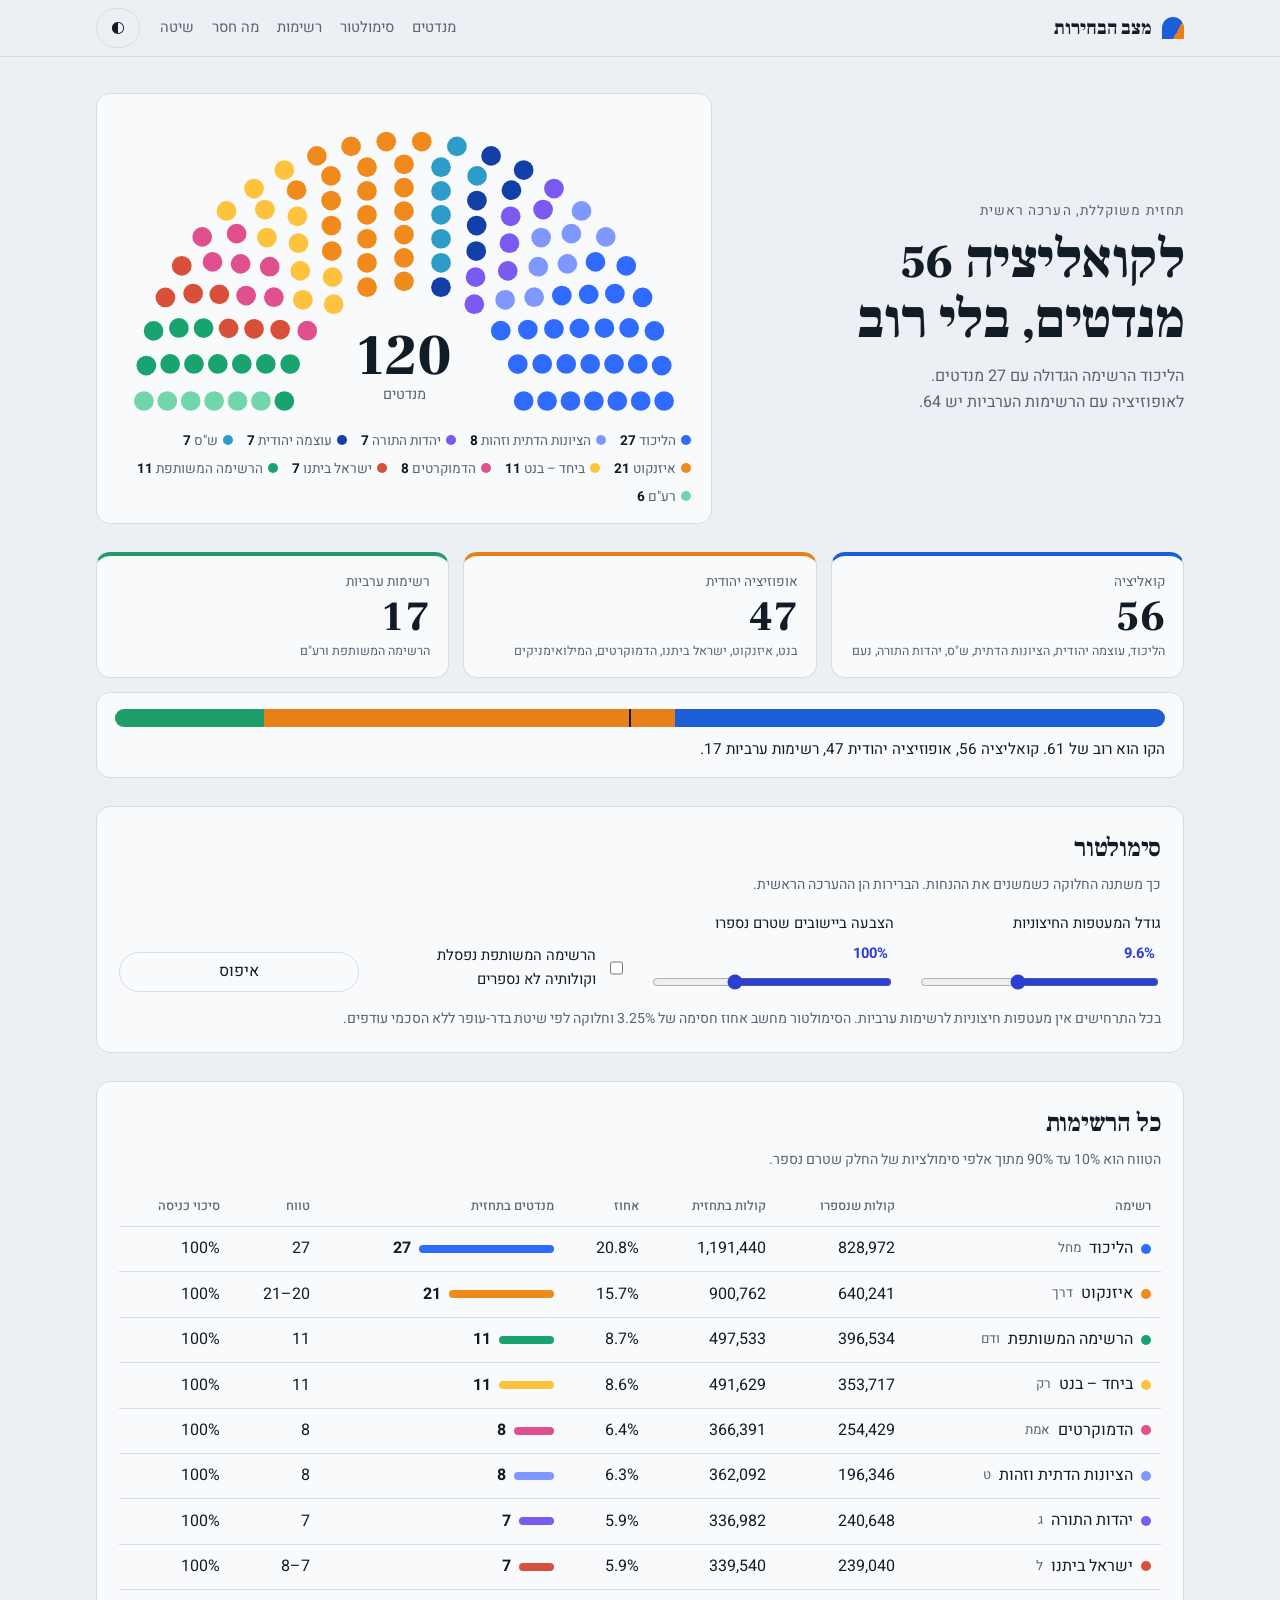
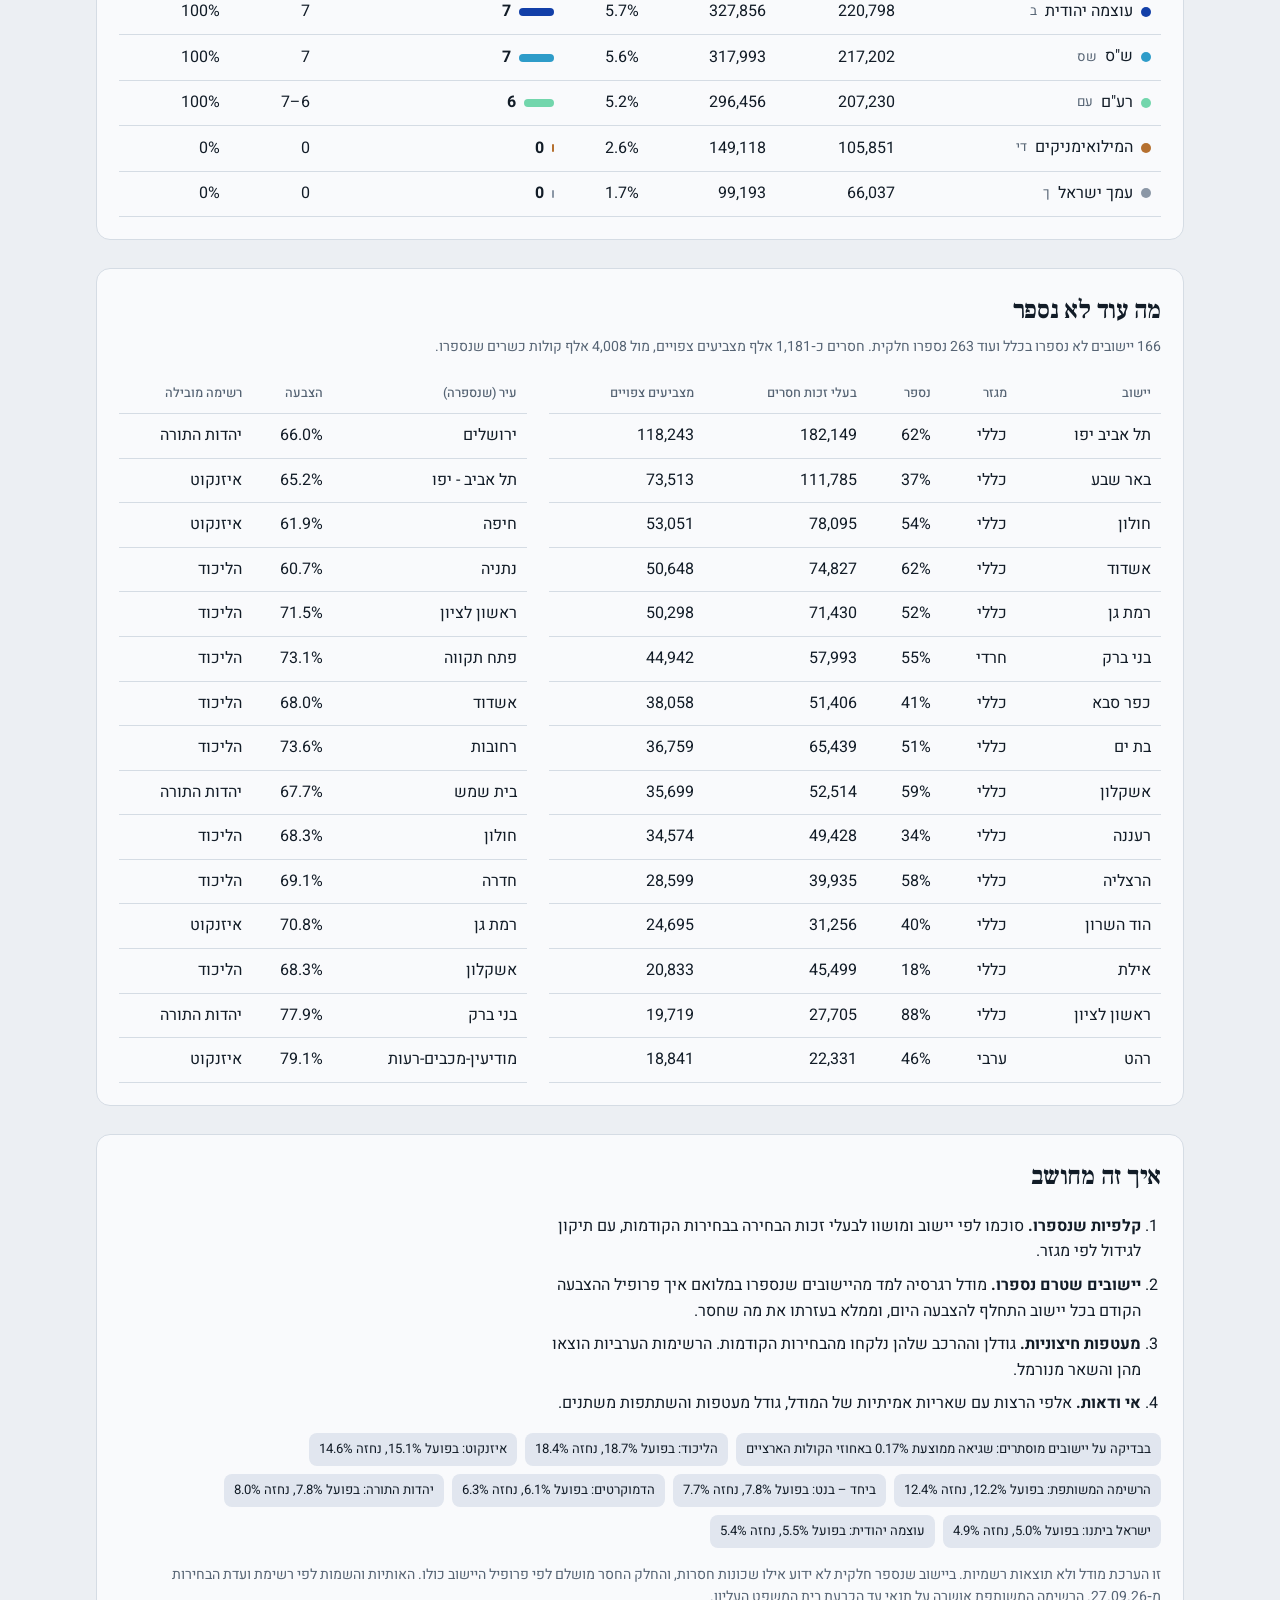
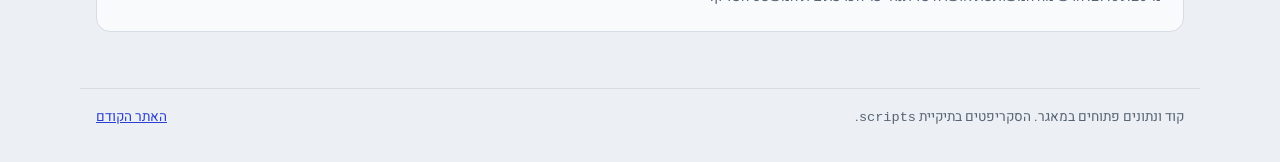
<file: index.html>
<!doctype html>
<html lang="he" dir="rtl">
<head>
<meta charset="utf-8">
<meta name="viewport" content="width=device-width, initial-scale=1">
<title>מצב הבחירות</title>
<meta name="description" content="תוצאות ותחזית מנדטים לכנסת, עם השלמת יישובים שטרם נספרו וסימולטור לגושים.">
<link rel="preconnect" href="https://fonts.googleapis.com">
<link rel="preconnect" href="https://fonts.gstatic.com" crossorigin>
<link href="https://fonts.googleapis.com/css2?family=Frank+Ruhl+Libre:wght@500;700;900&family=Heebo:wght@400;500;700&display=swap" rel="stylesheet">
<link rel="stylesheet" href="assets/style.css">
</head>
<body>
<header class="top">
  <div class="wrap top-in">
    <div class="brand"><span class="mark" aria-hidden="true"></span><span>מצב הבחירות</span></div>
    <nav aria-label="ניווט">
      <a href="#seats">מנדטים</a><a href="#sim">סימולטור</a><a href="#lists">רשימות</a><a href="#missing">מה חסר</a><a href="#method">שיטה</a>
    </nav>
    <button id="theme" class="ghost" type="button" aria-label="החלפת מצב תצוגה">◐</button>
  </div>
</header>

<main class="wrap">
  <section class="hero" id="seats">
    <div class="hero-text">
      <p class="eyebrow" id="stamp">תחזית משוקללת</p>
      <h1 id="headline">—</h1>
      <p class="lede" id="lede">—</p>
    </div>
    <figure class="hemi-card">
      <svg id="hemi" viewBox="0 0 640 345" role="img" aria-label="תרשים חצי עיגול של 120 המנדטים"></svg>
      <figcaption id="legend" class="legend"></figcaption>
    </figure>
  </section>

  <section class="blocs" aria-label="גושים">
    <div class="bloc" data-bloc="קואליציה"><span class="k">קואליציה</span><b id="b0">—</b><small>הליכוד, עוצמה יהודית, הציונות הדתית, ש"ס, יהדות התורה, נעם</small></div>
    <div class="bloc" data-bloc="אופוזיציה יהודית"><span class="k">אופוזיציה יהודית</span><b id="b1">—</b><small>בנט, איזנקוט, ישראל ביתנו, הדמוקרטים, המילואימניקים</small></div>
    <div class="bloc" data-bloc="ערבים"><span class="k">רשימות ערביות</span><b id="b2">—</b><small>הרשימה המשותפת ורע"ם</small></div>
    <div class="meter" aria-live="polite">
      <div class="track"><i id="mC"></i><i id="mO"></i><i id="mA"></i><u></u></div>
      <p id="meterNote">—</p>
    </div>
  </section>

  <section class="panel sim" id="sim">
    <div class="panel-head">
      <h2>סימולטור</h2>
      <p>כך משתנה החלוקה כשמשנים את ההנחות. הברירות הן ההערכה הראשית.</p>
    </div>
    <div class="controls">
      <label>גודל המעטפות החיצוניות <output id="oEnv"></output>
        <input id="env" type="range" min="0" max="16" step="0.5" value="9.6"></label>
      <label>הצבעה ביישובים שטרם נספרו <output id="oTurn"></output>
        <input id="turn" type="range" min="70" max="115" step="1" value="100"></label>
      <label class="check"><input id="disq" type="checkbox"> הרשימה המשותפת נפסלת וקולותיה לא נספרים</label>
      <button id="reset" class="ghost" type="button">איפוס</button>
    </div>
    <p class="note">בכל התרחישים אין מעטפות חיצוניות לרשימות ערביות. הסימולטור מחשב אחוז חסימה של 3.25% וחלוקה לפי שיטת בדר-עופר ללא הסכמי עודפים.</p>
  </section>

  <section class="panel" id="lists">
    <div class="panel-head"><h2>כל הרשימות</h2><p>הטווח הוא 10% עד 90% מתוך אלפי סימולציות של החלק שטרם נספר.</p></div>
    <div class="scroll">
      <table id="tbl">
        <thead><tr><th>רשימה</th><th>קולות שנספרו</th><th>קולות בתחזית</th><th>אחוז</th><th>מנדטים בתחזית</th><th>טווח</th><th>סיכוי כניסה</th></tr></thead>
        <tbody></tbody>
      </table>
    </div>
  </section>

  <section class="panel" id="missing">
    <div class="panel-head"><h2>מה עוד לא נספר</h2><p id="missingLede">—</p></div>
    <div class="two">
      <div class="scroll"><table id="mtbl"><thead><tr><th>יישוב</th><th>מגזר</th><th>נספר</th><th>בעלי זכות חסרים</th><th>מצביעים צפויים</th></tr></thead><tbody></tbody></table></div>
      <div class="scroll"><table id="ctbl"><thead><tr><th>עיר (שנספרה)</th><th>הצבעה</th><th>רשימה מובילה</th></tr></thead><tbody></tbody></table></div>
    </div>
  </section>

  <section class="panel prose" id="method">
    <h2>איך זה מחושב</h2>
    <ol>
      <li><b>קלפיות שנספרו.</b> סוכמו לפי יישוב ומושוו לבעלי זכות הבחירה בבחירות הקודמות, עם תיקון לגידול לפי מגזר.</li>
      <li><b>יישובים שטרם נספרו.</b> מודל רגרסיה למד מהיישובים שנספרו במלואם איך פרופיל ההצבעה הקודם בכל יישוב התחלף להצבעה היום, וממלא בעזרתו את מה שחסר.</li>
      <li><b>מעטפות חיצוניות.</b> גודלן וההרכב שלהן נלקחו מהבחירות הקודמות. הרשימות הערביות הוצאו מהן והשאר מנורמל.</li>
      <li><b>אי ודאות.</b> אלפי הרצות עם שאריות אמיתיות של המודל, גודל מעטפות והשתתפות משתנים.</li>
    </ol>
    <div id="valid" class="valid"></div>
    <p class="note">זו הערכת מודל ולא תוצאות רשמיות. ביישוב שנספר חלקית לא ידוע אילו שכונות חסרות, והחלק החסר מושלם לפי פרופיל היישוב כולו. האותיות והשמות לפי רשימת ועדת הבחירות מ‑27.09.26. הרשימה המשותפת אושרה על תנאי עד הכרעת בית המשפט העליון.</p>
  </section>
</main>
<footer class="wrap foot"><span>קוד ונתונים פתוחים במאגר. הסקריפטים בתיקיית <code>scripts</code>.</span><a href="legacy/index.html">האתר הקודם</a></footer>
<script src="assets/app.js"></script>
</body>
</html>
</file>
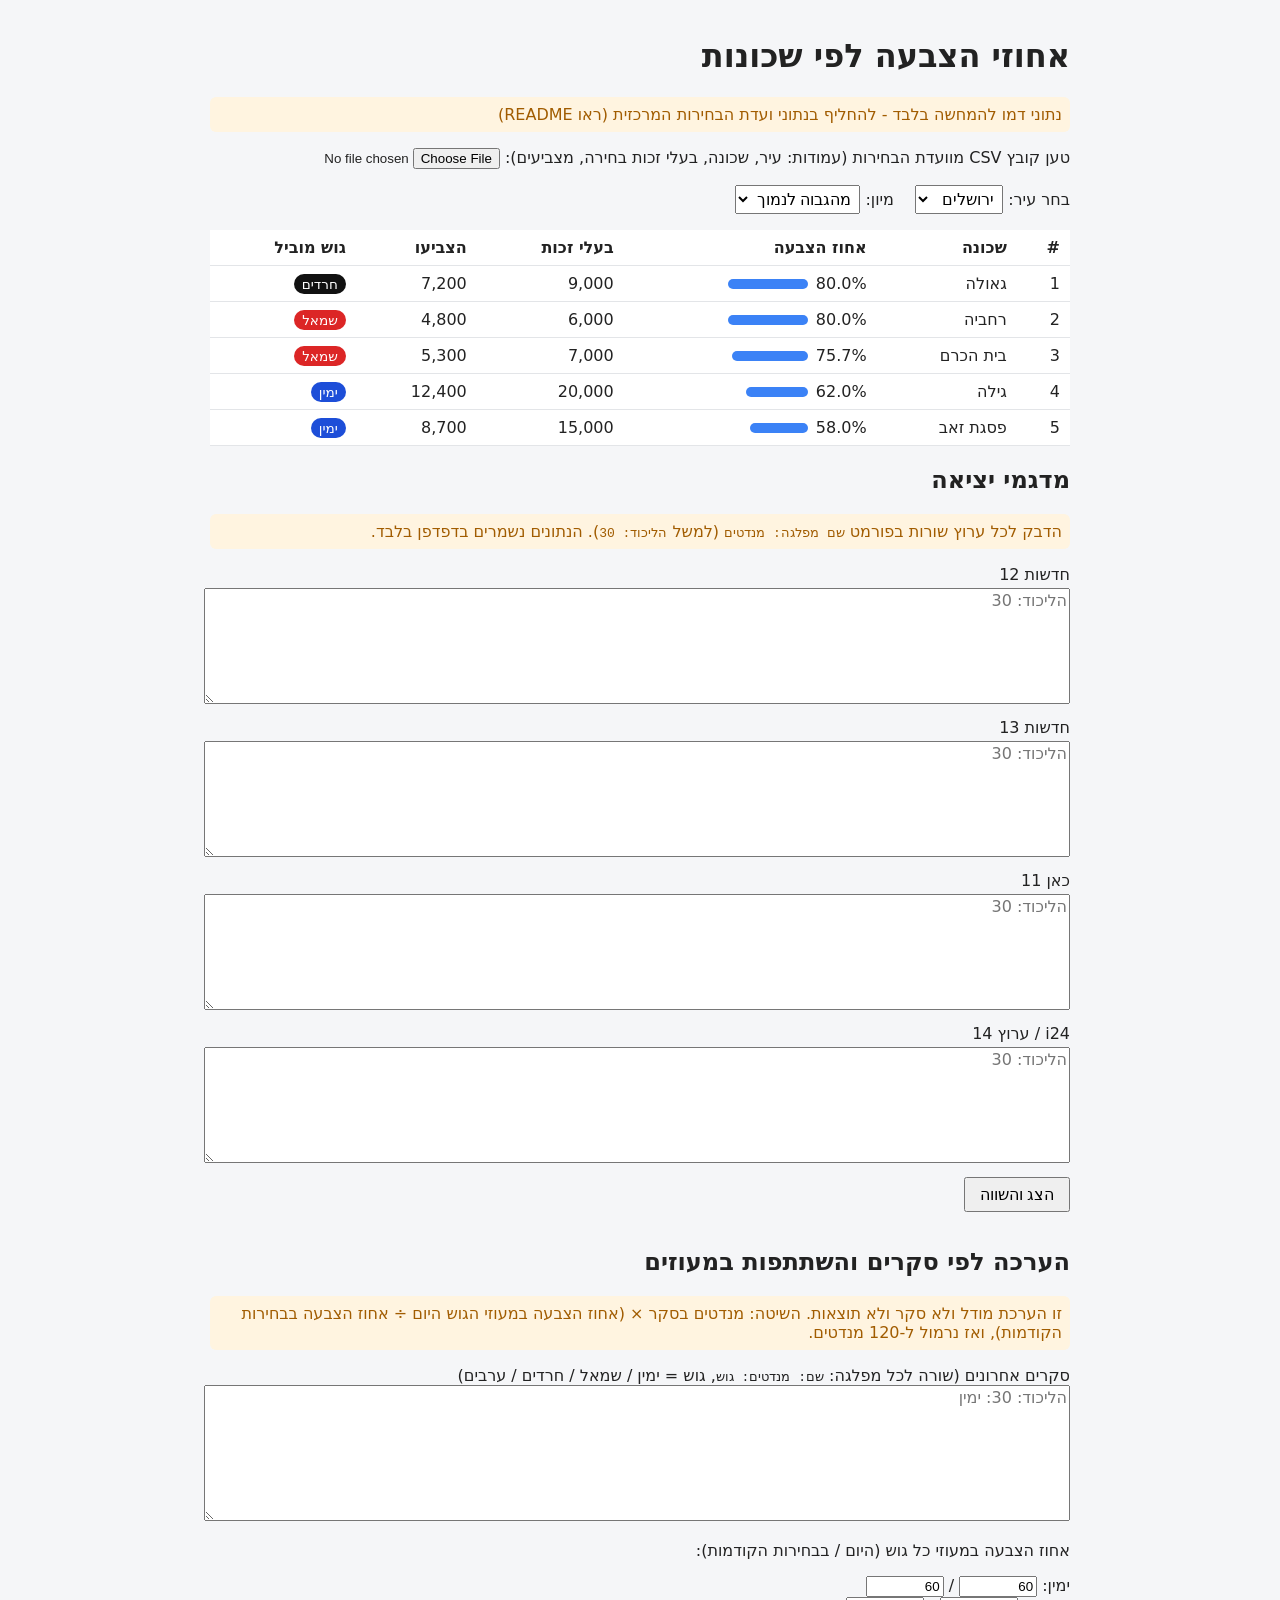
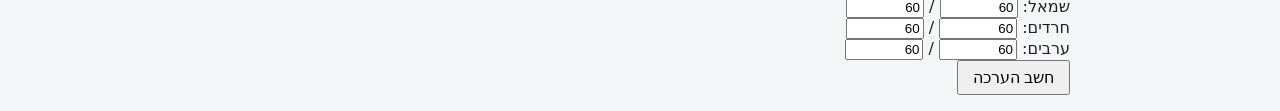
<file: legacy/index.html>
<!doctype html>
<html lang="he" dir="rtl">
<head>
<meta charset="utf-8">
<meta name="viewport" content="width=device-width, initial-scale=1">
<title>אחוזי הצבעה לפי שכונות</title>
<link rel="stylesheet" href="style.css">
</head>
<body>
<main>
  <h1>אחוזי הצבעה לפי שכונות</h1>
  <p class="note" id="note"></p>
  <p><label>טען קובץ CSV מוועדת הבחירות (עמודות: עיר, שכונה, בעלי זכות בחירה, מצביעים): <input type="file" id="file" accept=".csv,.txt"></label></p>
  <label>בחר עיר: <select id="city"></select></label>
  <label>מיון: <select id="sort">
    <option value="desc">מהגבוה לנמוך</option>
    <option value="asc">מהנמוך לגבוה</option>
  </select></label>
  <table>
    <thead><tr><th>#</th><th>שכונה</th><th>אחוז הצבעה</th><th>בעלי זכות</th><th>הצביעו</th><th>גוש מוביל</th></tr></thead>
    <tbody id="rows"></tbody>
  </table>
<section id="exit">
  <h2>מדגמי יציאה</h2>
  <p class="note">הדבק לכל ערוץ שורות בפורמט <code>שם מפלגה: מנדטים</code> (למשל <code>הליכוד: 30</code>). הנתונים נשמרים בדפדפן בלבד.</p>
  <div id="channels"></div>
  <button id="calc">הצג והשווה</button>
  <table id="exitTable"></table>
</section>
<section id="proj">
  <h2>הערכה לפי סקרים והשתתפות במעוזים</h2>
  <p class="note">זו הערכת מודל ולא סקר ולא תוצאות. השיטה: מנדטים בסקר × (אחוז הצבעה במעוזי הגוש היום ÷ אחוז הצבעה בבחירות הקודמות), ואז נרמול ל-120 מנדטים.</p>
  <label>סקרים אחרונים (שורה לכל מפלגה: <code>שם: מנדטים: גוש</code>, גוש = ימין / שמאל / חרדים / ערבים)
    <textarea id="polls" placeholder="הליכוד: 30: ימין"></textarea></label>
  <div id="ratios"></div>
  <button id="project">חשב הערכה</button>
  <div id="projOut"></div>
</section>
</main>
<script src="app.js"></script>
<script src="exitpoll.js"></script>
<script src="projection.js"></script>
</body>
</html>
</file>
<file: assets/style.css>
/* ספר צבעים: נייר קר ודיו כחול-אפור; כל צבע מוגדר כאן ומשתנה במצב כהה */
:root {
  --bg: #eceff3; --panel: #f9fafc; --ink: #121c27; --mute: #566474; --line: #d5dce4; --accent: #2b3fd1; --soft: #e1e6ef;
  --co: #1c5ed6; --op: #e8801a; --ar: #1f9d6b; --warn: #b3261e;
  --font-d: "Frank Ruhl Libre", "David Libre", Georgia, serif; --font-b: "Heebo", system-ui, -apple-system, "Segoe UI", Arial, sans-serif;
  --r: 14px; color-scheme: light;
}
@media (prefers-color-scheme: dark) { :root:not([data-theme="light"]) {
  --bg: #0e141b; --panel: #151e28; --ink: #e8edf3; --mute: #93a2b3; --line: #243140; --accent: #93a4ff; --soft: #1c2735;
  --co: #5b93ff; --op: #ffa24d; --ar: #4cd0a0; --warn: #ff8a80; color-scheme: dark; } }
:root[data-theme="dark"] {
  --bg: #0e141b; --panel: #151e28; --ink: #e8edf3; --mute: #93a2b3; --line: #243140; --accent: #93a4ff; --soft: #1c2735;
  --co: #5b93ff; --op: #ffa24d; --ar: #4cd0a0; --warn: #ff8a80; color-scheme: dark; }
* { box-sizing: border-box; }
html { scroll-behavior: smooth; }
body { margin: 0; background: var(--bg); color: var(--ink); font: 400 16px/1.6 var(--font-b); -webkit-font-smoothing: antialiased; }
.wrap { width: min(1120px, 100%); margin-inline: auto; padding-inline: max(16px, env(safe-area-inset-left, 0px)) max(16px, env(safe-area-inset-right, 0px)); }
main.wrap { display: grid; gap: 28px; padding-block: 24px 56px; }
h1, h2 { font-family: var(--font-d); margin: 0; text-wrap: balance; letter-spacing: -.01em; }
h2 { font-size: 1.6rem; font-weight: 700; }
p { margin: 0; }
a { color: var(--accent); }
:focus-visible { outline: 2px solid var(--accent); outline-offset: 2px; border-radius: 4px; }

.top { position: sticky; top: 0; z-index: 5; background: color-mix(in srgb, var(--bg) 88%, transparent); backdrop-filter: blur(10px); border-bottom: 1px solid var(--line); }
.top-in { display: flex; align-items: center; gap: 20px; min-height: 56px; }
.brand { display: flex; align-items: center; gap: 10px; font: 900 1.2rem var(--font-d); margin-inline-end: auto; }
.mark { width: 22px; height: 22px; border-radius: 50% 50% 0 0; background: conic-gradient(from 270deg at 50% 100%, var(--co) 0 33%, var(--op) 0 66%, var(--ar) 0); }
nav { display: flex; gap: 18px; font-size: .92rem; }
nav a { color: var(--mute); text-decoration: none; }
nav a:hover { color: var(--ink); }
.ghost { background: transparent; border: 1px solid var(--line); color: var(--ink); border-radius: 999px; padding: 6px 14px; cursor: pointer; font: inherit; }
.ghost:hover { background: var(--soft); }

.hero { display: grid; grid-template-columns: minmax(0, 5fr) minmax(0, 7fr); gap: 32px; align-items: center; padding-top: 12px; }
.eyebrow { color: var(--mute); font-size: .85rem; letter-spacing: .08em; margin-bottom: 8px; }
h1 { font-size: clamp(2rem, 5vw, 3.4rem); line-height: 1.1; font-weight: 900; }
.lede { color: var(--mute); margin-top: 14px; max-width: 34ch; }
.hemi-card { margin: 0; position: relative; background: var(--panel); border: 1px solid var(--line); border-radius: var(--r); padding: 20px 20px 14px; }
#hemi { display: block; width: 100%; height: auto; }
#hemi .seat { transition: fill .35s, opacity .35s; }
.legend { display: flex; flex-wrap: wrap; gap: 6px 14px; margin-top: 8px; font-size: .85rem; color: var(--mute); }
.legend i { display: inline-block; width: 10px; height: 10px; border-radius: 50%; margin-inline-end: 5px; }
.legend b { color: var(--ink); font-variant-numeric: tabular-nums; }

.blocs { display: grid; grid-template-columns: repeat(3, minmax(0, 1fr)); gap: 14px; }
.bloc { background: var(--panel); border: 1px solid var(--line); border-radius: var(--r); padding: 16px 18px; display: grid; gap: 2px; border-top: 4px solid var(--c); }
.bloc[data-bloc="קואליציה"] { --c: var(--co); } .bloc[data-bloc="אופוזיציה יהודית"] { --c: var(--op); } .bloc[data-bloc="ערבים"] { --c: var(--ar); }
.bloc .k { color: var(--mute); font-size: .85rem; }
.bloc b { font: 900 2.6rem/1.1 var(--font-d); font-variant-numeric: tabular-nums; }
.bloc small { color: var(--mute); font-size: .78rem; line-height: 1.4; }
.meter { grid-column: 1 / -1; background: var(--panel); border: 1px solid var(--line); border-radius: var(--r); padding: 16px 18px; display: grid; gap: 10px; }
.track { position: relative; display: flex; height: 18px; border-radius: 9px; overflow: hidden; background: var(--soft); }
.track i { display: block; height: 100%; transition: width .35s; }
#mC { background: var(--co); } #mO { background: var(--op); } #mA { background: var(--ar); }
.track u { position: absolute; top: -4px; bottom: -4px; inset-inline-start: calc(61 / 120 * 100%); width: 2px; background: var(--ink); }
#meterNote { font-size: .95rem; }

.panel { background: var(--panel); border: 1px solid var(--line); border-radius: var(--r); padding: 22px; display: grid; gap: 16px; min-width: 0; }
.panel-head { display: grid; gap: 4px; }
.panel-head p, .note { color: var(--mute); font-size: .88rem; }
.controls { display: grid; grid-template-columns: repeat(auto-fit, minmax(230px, 1fr)); gap: 18px 28px; align-items: end; }
.controls label { display: grid; gap: 6px; font-size: .92rem; }
.controls output { color: var(--accent); font-weight: 700; margin-inline-start: 6px; font-variant-numeric: tabular-nums; }
.controls .check { display: flex; align-items: center; gap: 10px; }
input[type=range] { width: 100%; accent-color: var(--accent); }
input[type=checkbox] { width: 18px; height: 18px; accent-color: var(--accent); }

.scroll { overflow-x: auto; }
table { width: 100%; border-collapse: collapse; font-variant-numeric: tabular-nums; }
th, td { text-align: start; padding: 9px 10px; border-bottom: 1px solid var(--line); white-space: nowrap; }
th { color: var(--mute); font-weight: 500; font-size: .8rem; }
tbody tr:hover { background: var(--soft); }
.pill { display: inline-flex; align-items: center; gap: 8px; }
.pill i { width: 10px; height: 10px; border-radius: 50%; background: var(--c); }
.pill small { color: var(--mute); }
.bar { display: inline-block; vertical-align: middle; height: 8px; border-radius: 4px; background: var(--c); min-width: 2px; margin-inline-end: 8px; }
.two { display: grid; grid-template-columns: minmax(0, 3fr) minmax(0, 2fr); gap: 22px; }
.prose ol { margin: 0; padding-inline-start: 20px; display: grid; gap: 8px; max-width: 68ch; }
.valid { display: flex; flex-wrap: wrap; gap: 8px; }
.valid span { background: var(--soft); border-radius: 8px; padding: 6px 10px; font-size: .82rem; font-variant-numeric: tabular-nums; }
.foot { display: flex; justify-content: space-between; gap: 12px; flex-wrap: wrap; padding-block: 18px 32px; color: var(--mute); font-size: .85rem; border-top: 1px solid var(--line); }

@media (max-width: 860px) {
  .hero, .two { grid-template-columns: 1fr; }
  .blocs { grid-template-columns: 1fr; }
  nav a:not(:first-child) { display: none; }
}
@media (prefers-reduced-motion: reduce) { html { scroll-behavior: auto; } #hemi .seat, .track i { transition: none; } }
</file>
<file: legacy/style.css>
body{font-family:system-ui,Arial,sans-serif;margin:0;background:#f5f6f8;color:#222}
main{max-width:860px;margin:0 auto;padding:16px}
label{margin-inline-end:16px}
select{font-size:1rem;padding:4px}
table{width:100%;border-collapse:collapse;margin-top:16px;background:#fff}
th,td{padding:8px 10px;border-bottom:1px solid #e3e5e8;text-align:right}
.bar{display:inline-block;height:10px;background:#3b82f6;border-radius:5px;vertical-align:middle;margin-inline-start:8px}
.note{color:#a15c00;background:#fff4e0;padding:8px;border-radius:6px}
.tag{padding:2px 8px;border-radius:10px;color:#fff;font-size:.85rem}
.ימין{background:#1d4ed8}.שמאל{background:#dc2626}.חרדים{background:#111}.ערבים{background:#059669}

#exit textarea{width:100%;height:110px;margin:4px 0 10px;font:inherit}
#exit button{padding:6px 14px;font-size:1rem}
#proj textarea{width:100%;height:130px;font:inherit}#proj input[type=number]{width:70px}#proj button{padding:6px 14px;font-size:1rem}
</file>
